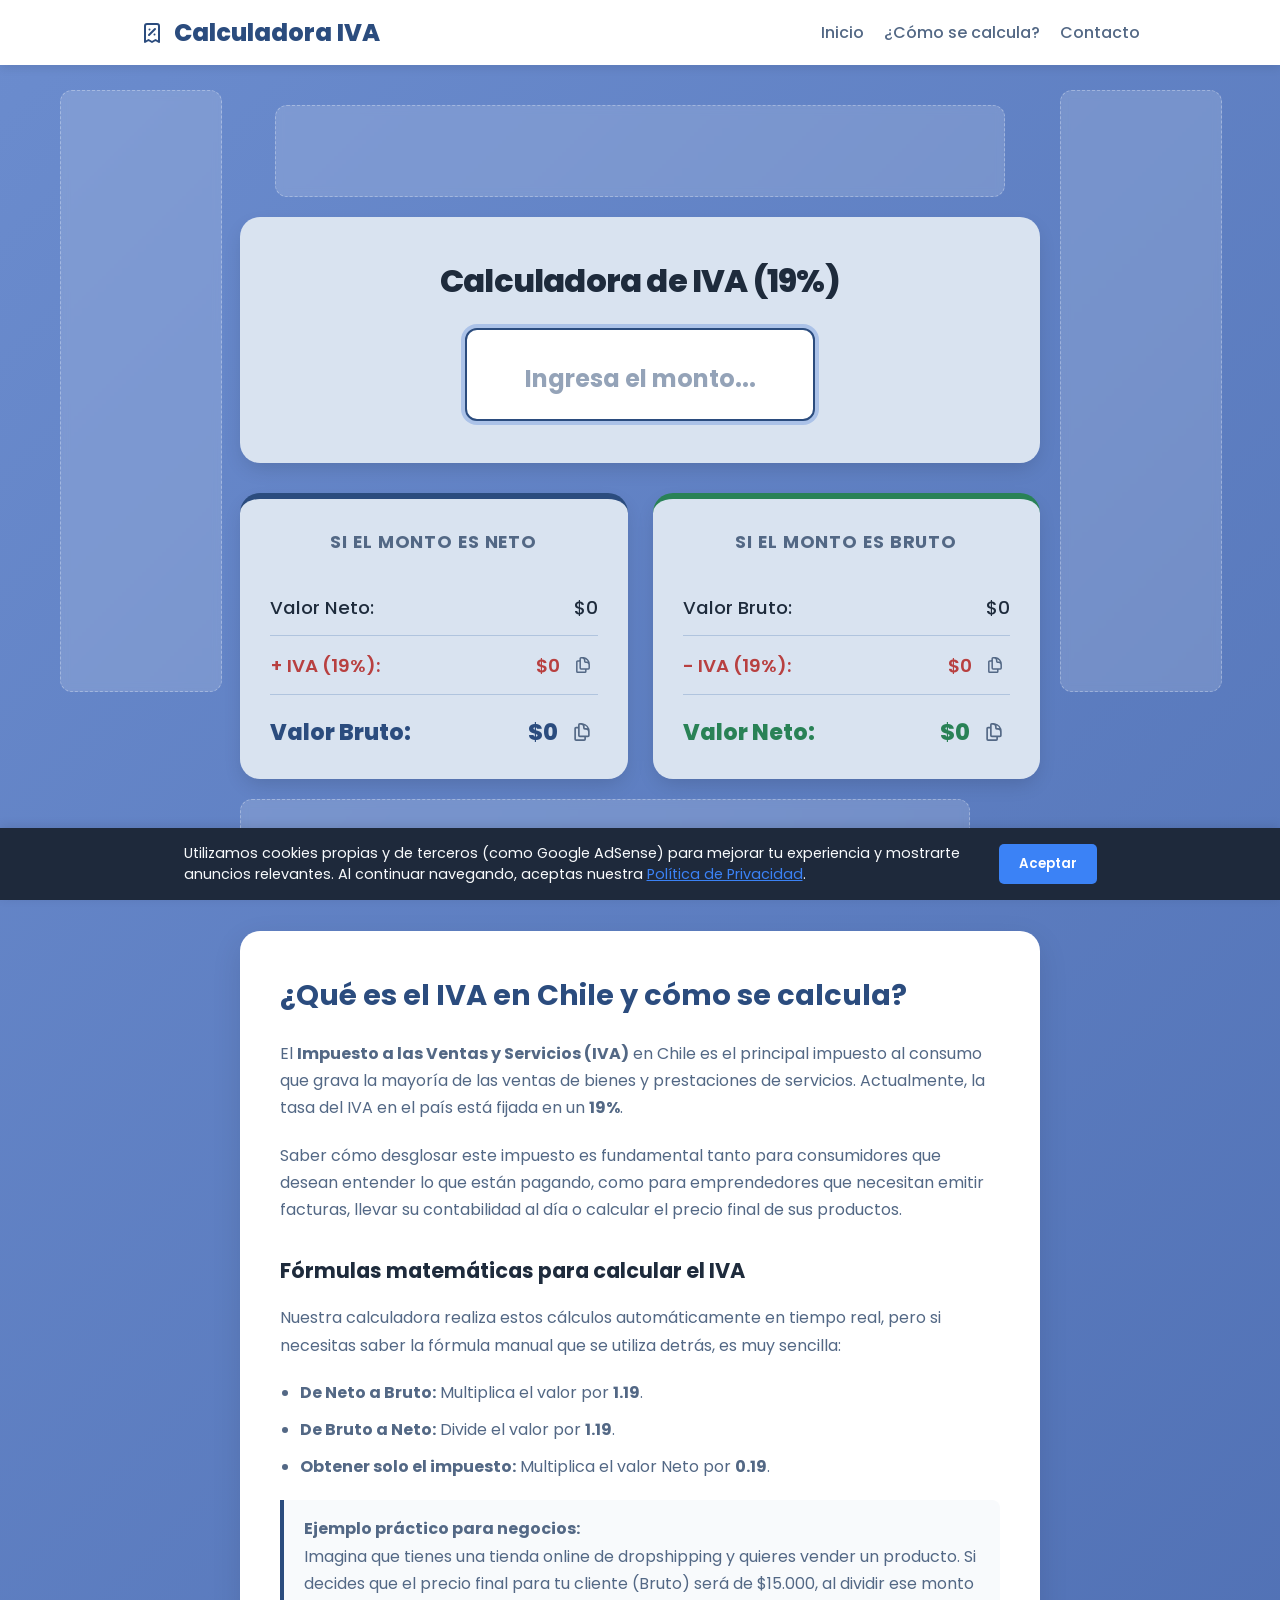
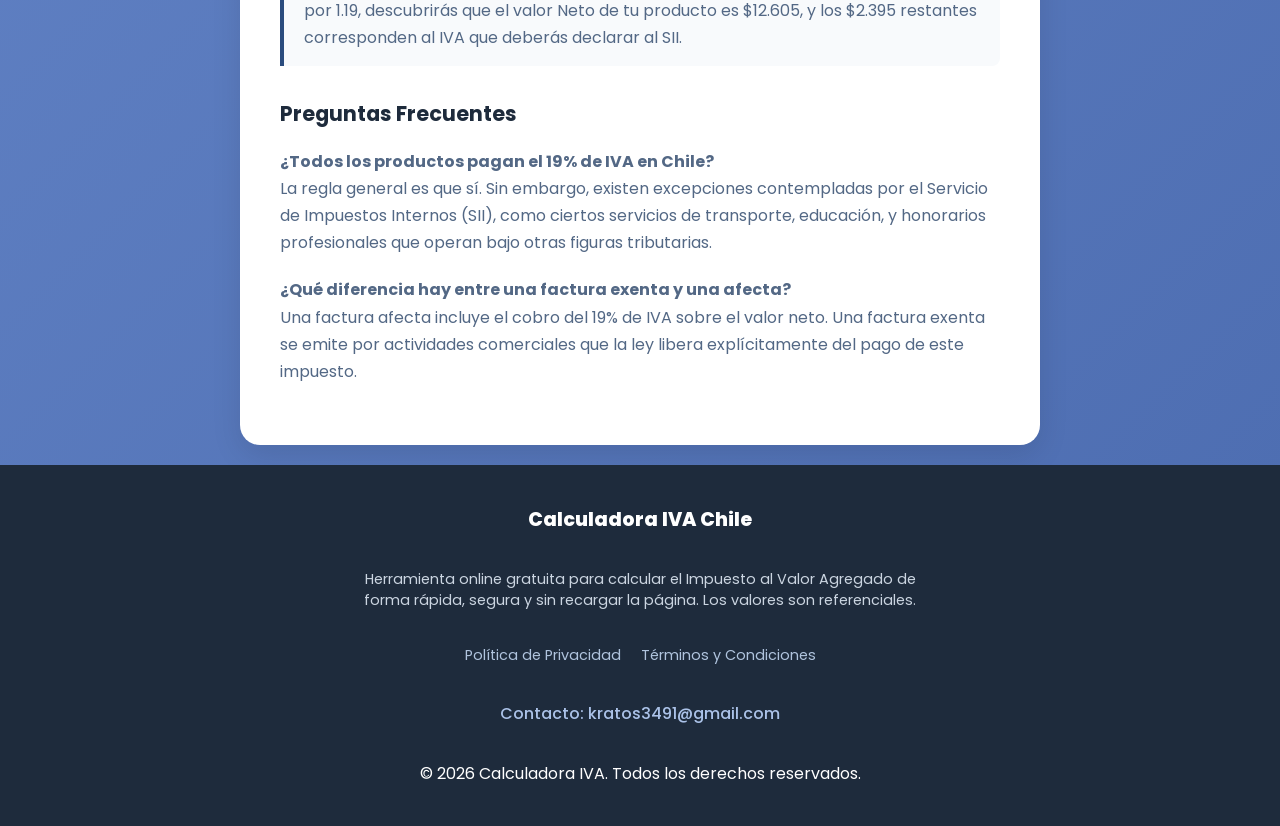
<file: index.html>
<!DOCTYPE html>
<html lang="es">

<head>
    <meta charset="UTF-8">
    <meta name="viewport" content="width=device-width, initial-scale=1.0">
    <meta name="description"
        content="Calculadora de IVA Chile (19%). Obtén el valor neto, bruto y el impuesto de forma instantánea. Herramienta gratuita y fácil de usar.">
    <title>Calculadora de IVA Chile (19%) - Neto y Bruto</title>
    <link rel="preconnect" href="https://fonts.googleapis.com">
    <link rel="preconnect" href="https://fonts.gstatic.com" crossorigin>
    <link href="https://fonts.googleapis.com/css2?family=Poppins:wght@400;500;600;700;800&display=swap"
        rel="stylesheet">
    <link rel="stylesheet" href="styles.css">

    <script async src="https://pagead2.googlesyndication.com/pagead/js/adsbygoogle.js?client=ca-pub-TU_ID_AQUI"
        crossorigin="anonymous"></script>
</head>

<body>

    <header>
        <nav class="navbar">
            <a href="#" class="logo">
                <svg xmlns="http://www.w3.org/2000/svg" width="24" height="24" fill="none" viewBox="0 0 24 24"
                    stroke="currentColor" stroke-width="2">
                    <path stroke-linecap="round" stroke-linejoin="round"
                        d="M9 14l6-6m-5.5.5h.01m4.99 5h.01M19 21V5a2 2 0 00-2-2H7a2 2 0 00-2 2v16l3.5-2 3.5 2 3.5-2 3.5 2z" />
                </svg>
                Calculadora IVA
            </a>
            <div class="nav-links">
                <a href="#calculadora">Inicio</a>
                <a href="#informacion">¿Cómo se calcula?</a>
                <a href="#contacto">Contacto</a>
            </div>
        </nav>
    </header>

    <div class="layout-wrapper">

        <aside class="sidebar-ad">
            <div class="ad-vertical">
                <ins class="adsbygoogle" style="display:inline-block;width:160px;height:600px"
                    data-ad-client="ca-pub-TU_ID_AQUI" data-ad-slot="TU_SLOT_AQUI"></ins>
                <script>
                    (adsbygoogle = window.adsbygoogle || []).push({});
                </script>
            </div>
        </aside>

        <main>

            <div class="ad-space ad-desktop">
                <ins class="adsbygoogle" style="display:inline-block;width:728px;height:90px"
                    data-ad-client="ca-pub-TU_ID_AQUI" data-ad-slot="TU_SLOT_AQUI"></ins>
                <script>
                    (adsbygoogle = window.adsbygoogle || []).push({});
                </script>
            </div>

            <div class="ad-space ad-mobile">
                <ins class="adsbygoogle" style="display:block" data-ad-client="ca-pub-TU_ID_AQUI"
                    data-ad-slot="TU_SLOT_AQUI" data-ad-format="auto" data-full-width-responsive="true"></ins>
                <script>
                    (adsbygoogle = window.adsbygoogle || []).push({});
                </script>
            </div>

            <div class="app-container" id="calculadora">
                <div class="input-section">
                    <h1>Calculadora de IVA (19%)</h1>
                    <input type="number" id="main-amount" class="main-input" placeholder="Ingresa el monto..."
                        inputmode="numeric">
                </div>

                <div class="results-grid">
                    <div class="result-card">
                        <h2>Si el monto es NETO</h2>
                        <div class="data-row">
                            <span>Valor Neto:</span>
                            <span id="esc1-neto">$0</span>
                        </div>
                        <div class="data-row iva-amount">
                            <span>+ IVA (19%):</span>
                            <div class="result-with-copy">
                                <span id="esc1-iva">$0</span>
                                <button class="copy-btn" onclick="copyToClipboard('iva1', this)" title="Copiar IVA">
                                    <svg xmlns="http://www.w3.org/2000/svg" fill="none" viewBox="0 0 24 24"
                                        stroke-width="2" stroke="currentColor">
                                        <path stroke-linecap="round" stroke-linejoin="round"
                                            d="M15.75 17.25v3.375c0 .621-.504 1.125-1.125 1.125h-9.75a1.125 1.125 0 01-1.125-1.125V7.875c0-.621.504-1.125 1.125-1.125H6.75a9.06 9.06 0 011.5.124m7.5 10.376h3.375c.621 0 1.125-.504 1.125-1.125V11.25c0-4.46-3.243-8.161-7.5-8.876a9.06 9.06 0 00-1.5-.124H9.375c-.621 0-1.125.504-1.125 1.125v3.5m7.5 10.375H9.375a1.125 1.125 0 01-1.125-1.125v-9.25m12 6.625v-1.875a3.375 3.375 0 00-3.375-3.375h-1.5a1.125 1.125 0 01-1.125-1.125v-1.5a3.375 3.375 0 00-3.375-3.375H9.75" />
                                    </svg>
                                </button>
                            </div>
                        </div>
                        <div class="data-row total-neto">
                            <span>Valor Bruto:</span>
                            <div class="result-with-copy">
                                <span id="esc1-bruto">$0</span>
                                <button class="copy-btn" onclick="copyToClipboard('bruto', this)" title="Copiar Total">
                                    <svg xmlns="http://www.w3.org/2000/svg" fill="none" viewBox="0 0 24 24"
                                        stroke-width="2" stroke="currentColor">
                                        <path stroke-linecap="round" stroke-linejoin="round"
                                            d="M15.75 17.25v3.375c0 .621-.504 1.125-1.125 1.125h-9.75a1.125 1.125 0 01-1.125-1.125V7.875c0-.621.504-1.125 1.125-1.125H6.75a9.06 9.06 0 011.5.124m7.5 10.376h3.375c.621 0 1.125-.504 1.125-1.125V11.25c0-4.46-3.243-8.161-7.5-8.876a9.06 9.06 0 00-1.5-.124H9.375c-.621 0-1.125.504-1.125 1.125v3.5m7.5 10.375H9.375a1.125 1.125 0 01-1.125-1.125v-9.25m12 6.625v-1.875a3.375 3.375 0 00-3.375-3.375h-1.5a1.125 1.125 0 01-1.125-1.125v-1.5a3.375 3.375 0 00-3.375-3.375H9.75" />
                                    </svg>
                                </button>
                            </div>
                        </div>
                    </div>

                    <div class="result-card">
                        <h2>Si el monto es BRUTO</h2>
                        <div class="data-row">
                            <span>Valor Bruto:</span>
                            <span id="esc2-bruto">$0</span>
                        </div>
                        <div class="data-row iva-amount">
                            <span>- IVA (19%):</span>
                            <div class="result-with-copy">
                                <span id="esc2-iva">$0</span>
                                <button class="copy-btn" onclick="copyToClipboard('iva2', this)" title="Copiar IVA">
                                    <svg xmlns="http://www.w3.org/2000/svg" fill="none" viewBox="0 0 24 24"
                                        stroke-width="2" stroke="currentColor">
                                        <path stroke-linecap="round" stroke-linejoin="round"
                                            d="M15.75 17.25v3.375c0 .621-.504 1.125-1.125 1.125h-9.75a1.125 1.125 0 01-1.125-1.125V7.875c0-.621.504-1.125 1.125-1.125H6.75a9.06 9.06 0 011.5.124m7.5 10.376h3.375c.621 0 1.125-.504 1.125-1.125V11.25c0-4.46-3.243-8.161-7.5-8.876a9.06 9.06 0 00-1.5-.124H9.375c-.621 0-1.125.504-1.125 1.125v3.5m7.5 10.375H9.375a1.125 1.125 0 01-1.125-1.125v-9.25m12 6.625v-1.875a3.375 3.375 0 00-3.375-3.375h-1.5a1.125 1.125 0 01-1.125-1.125v-1.5a3.375 3.375 0 00-3.375-3.375H9.75" />
                                    </svg>
                                </button>
                            </div>
                        </div>
                        <div class="data-row total-bruto">
                            <span>Valor Neto:</span>
                            <div class="result-with-copy">
                                <span id="esc2-neto">$0</span>
                                <button class="copy-btn" onclick="copyToClipboard('neto', this)" title="Copiar Total">
                                    <svg xmlns="http://www.w3.org/2000/svg" fill="none" viewBox="0 0 24 24"
                                        stroke-width="2" stroke="currentColor">
                                        <path stroke-linecap="round" stroke-linejoin="round"
                                            d="M15.75 17.25v3.375c0 .621-.504 1.125-1.125 1.125h-9.75a1.125 1.125 0 01-1.125-1.125V7.875c0-.621.504-1.125 1.125-1.125H6.75a9.06 9.06 0 011.5.124m7.5 10.376h3.375c.621 0 1.125-.504 1.125-1.125V11.25c0-4.46-3.243-8.161-7.5-8.876a9.06 9.06 0 00-1.5-.124H9.375c-.621 0-1.125.504-1.125 1.125v3.5m7.5 10.375H9.375a1.125 1.125 0 01-1.125-1.125v-9.25m12 6.625v-1.875a3.375 3.375 0 00-3.375-3.375h-1.5a1.125 1.125 0 01-1.125-1.125v-1.5a3.375 3.375 0 00-3.375-3.375H9.75" />
                                    </svg>
                                </button>
                            </div>
                        </div>
                    </div>
                </div>

                <div class="ad-space">
                    <ins class="adsbygoogle" style="display:block" data-ad-client="ca-pub-TU_ID_AQUI"
                        data-ad-slot="TU_SLOT_AQUI" data-ad-format="auto" data-full-width-responsive="true"></ins>
                    <script>
                        (adsbygoogle = window.adsbygoogle || []).push({});
                    </script>
                </div>

                <article class="seo-content" id="informacion">
                    <h2>¿Qué es el IVA en Chile y cómo se calcula?</h2>
                    <p>El <strong>Impuesto a las Ventas y Servicios (IVA)</strong> en Chile es el principal impuesto al
                        consumo que grava la mayoría de las ventas de bienes y prestaciones de servicios. Actualmente,
                        la tasa del IVA en el país está fijada en un <strong>19%</strong>.</p>
                    <p>Saber cómo desglosar este impuesto es fundamental tanto para consumidores que desean entender lo
                        que están pagando, como para emprendedores que necesitan emitir facturas, llevar su contabilidad
                        al día o calcular el precio final de sus productos.</p>
                    <h3>Fórmulas matemáticas para calcular el IVA</h3>
                    <p>Nuestra calculadora realiza estos cálculos automáticamente en tiempo real, pero si necesitas
                        saber la fórmula manual que se utiliza detrás, es muy sencilla:</p>
                    <ul>
                        <li><strong>De Neto a Bruto:</strong> Multiplica el valor por <strong>1.19</strong>.</li>
                        <li><strong>De Bruto a Neto:</strong> Divide el valor por <strong>1.19</strong>.</li>
                        <li><strong>Obtener solo el impuesto:</strong> Multiplica el valor Neto por
                            <strong>0.19</strong>.</li>
                    </ul>
                    <div class="highlight-box">
                        <strong>Ejemplo práctico para negocios:</strong><br>
                        Imagina que tienes una tienda online de dropshipping y quieres vender un producto. Si decides
                        que el precio final para tu cliente (Bruto) será de $15.000, al dividir ese monto por 1.19,
                        descubrirás que el valor Neto de tu producto es $12.605, y los $2.395 restantes corresponden al
                        IVA que deberás declarar al SII.
                    </div>
                    <h3>Preguntas Frecuentes</h3>
                    <p><strong>¿Todos los productos pagan el 19% de IVA en Chile?</strong><br>
                        La regla general es que sí. Sin embargo, existen excepciones contempladas por el Servicio de
                        Impuestos Internos (SII), como ciertos servicios de transporte, educación, y honorarios
                        profesionales que operan bajo otras figuras tributarias.</p>
                    <p><strong>¿Qué diferencia hay entre una factura exenta y una afecta?</strong><br>
                        Una factura afecta incluye el cobro del 19% de IVA sobre el valor neto. Una factura exenta se
                        emite por actividades comerciales que la ley libera explícitamente del pago de este impuesto.
                    </p>
                </article>

        </main>

        <aside class="sidebar-ad">
            <div class="ad-vertical">
                <ins class="adsbygoogle" style="display:inline-block;width:160px;height:600px"
                    data-ad-client="ca-pub-TU_ID_AQUI" data-ad-slot="TU_SLOT_AQUI"></ins>
                <script>
                    (adsbygoogle = window.adsbygoogle || []).push({});
                </script>
            </div>
        </aside>

    </div>

    <footer id="contacto">
        <div class="footer-content">
            <div class="logo" style="color: white; font-size: 1.2rem;">
                Calculadora IVA Chile
            </div>
            <p style="font-size: 0.9rem; max-width: 600px; color: #cbd5e1;">Herramienta online gratuita para calcular el
                Impuesto al Valor Agregado de forma rápida, segura y sin recargar la página. Los valores son
                referenciales.</p>
            <div class="footer-links">
                <a href="privacidad.html">Política de Privacidad</a>
                <a href="terminos.html">Términos y Condiciones</a>
            </div>
            <div style="margin-top: 15px; font-size: 1rem; font-weight: 500; color: #abc2e8;">
                Contacto: kratos3491@gmail.com
            </div>
            <div class="copyright" style="margin-top: 15px;">
                &copy; 2026 Calculadora IVA. Todos los derechos reservados.
            </div>
        </div>
    </footer>

    <div id="cookie-banner" class="cookie-banner">
        <p>Utilizamos cookies propias y de terceros (como Google AdSense) para mejorar tu experiencia y mostrarte
            anuncios relevantes. Al continuar navegando, aceptas nuestra <a href="privacidad.html">Política de
                Privacidad</a>.</p>
        <button id="accept-cookies">Aceptar</button>
    </div>

    <script>
        const inputAmount = document.getElementById('main-amount');
        const esc1Neto = document.getElementById('esc1-neto');
        const esc1Iva = document.getElementById('esc1-iva');
        const esc1Bruto = document.getElementById('esc1-bruto');
        const esc2Bruto = document.getElementById('esc2-bruto');
        const esc2Iva = document.getElementById('esc2-iva');
        const esc2Neto = document.getElementById('esc2-neto');
        const IVA_RATE = 0.19;

        let rawS1Iva = 0; let rawS1Bruto = 0;
        let rawS2Iva = 0; let rawS2Neto = 0;

        const copyIcon = `<svg xmlns="http://www.w3.org/2000/svg" fill="none" viewBox="0 0 24 24" stroke-width="2" stroke="currentColor"><path stroke-linecap="round" stroke-linejoin="round" d="M15.75 17.25v3.375c0 .621-.504 1.125-1.125 1.125h-9.75a1.125 1.125 0 01-1.125-1.125V7.875c0-.621.504-1.125 1.125-1.125H6.75a9.06 9.06 0 011.5.124m7.5 10.376h3.375c.621 0 1.125-.504 1.125-1.125V11.25c0-4.46-3.243-8.161-7.5-8.876a9.06 9.06 0 00-1.5-.124H9.375c-.621 0-1.125.504-1.125 1.125v3.5m7.5 10.375H9.375a1.125 1.125 0 01-1.125-1.125v-9.25m12 6.625v-1.875a3.375 3.375 0 00-3.375-3.375h-1.5a1.125 1.125 0 01-1.125-1.125v-1.5a3.375 3.375 0 00-3.375-3.375H9.75" /></svg>`;
        const checkIcon = `<svg xmlns="http://www.w3.org/2000/svg" fill="none" viewBox="0 0 24 24" stroke-width="3" stroke="currentColor"><path stroke-linecap="round" stroke-linejoin="round" d="M4.5 12.75l6 6 9-13.5" /></svg>`;

        function formatMoney(value) {
            return new Intl.NumberFormat('es-CL', { style: 'currency', currency: 'CLP' }).format(value);
        }

        function calculateAll() {
            const amount = parseFloat(inputAmount.value) || 0;
            const s1_neto = amount;
            const s1_iva = amount * IVA_RATE;
            const s1_bruto = amount + s1_iva;

            rawS1Iva = Math.round(s1_iva); rawS1Bruto = Math.round(s1_bruto);
            esc1Neto.textContent = formatMoney(Math.round(s1_neto));
            esc1Iva.textContent = formatMoney(rawS1Iva);
            esc1Bruto.textContent = formatMoney(rawS1Bruto);

            const s2_bruto = amount;
            const s2_neto = amount / (1 + IVA_RATE);
            const s2_iva = s2_bruto - s2_neto;

            rawS2Iva = Math.round(s2_iva); rawS2Neto = Math.round(s2_neto);
            esc2Bruto.textContent = formatMoney(Math.round(s2_bruto));
            esc2Iva.textContent = formatMoney(rawS2Iva);
            esc2Neto.textContent = formatMoney(rawS2Neto);
        }

        function copyToClipboard(type, btnElement) {
            let valueToCopy = 0;
            if (type === 'bruto') valueToCopy = rawS1Bruto;
            else if (type === 'neto') valueToCopy = rawS2Neto;
            else if (type === 'iva1') valueToCopy = rawS1Iva;
            else if (type === 'iva2') valueToCopy = rawS2Iva;

            navigator.clipboard.writeText(valueToCopy).then(() => {
                btnElement.innerHTML = checkIcon;
                btnElement.classList.add('copied');
                setTimeout(() => {
                    btnElement.innerHTML = copyIcon;
                    btnElement.classList.remove('copied');
                }, 2000);
            }).catch(err => console.error(err));
        }

        inputAmount.addEventListener('input', calculateAll);
        window.addEventListener('DOMContentLoaded', () => inputAmount.focus());

        // Lógica del Banner de Cookies
        document.addEventListener("DOMContentLoaded", function () {
            const cookieBanner = document.getElementById("cookie-banner");
            const acceptButton = document.getElementById("accept-cookies");

            // Revisar si el usuario ya aceptó las cookies
            if (!localStorage.getItem("cookiesAceptadas")) {
                cookieBanner.style.display = "flex";
            }

            // Acción al hacer clic en Aceptar
            acceptButton.addEventListener("click", function () {
                localStorage.setItem("cookiesAceptadas", "true");
                cookieBanner.style.display = "none";
            });
        });
    </script>
</body>

</html>
</file>
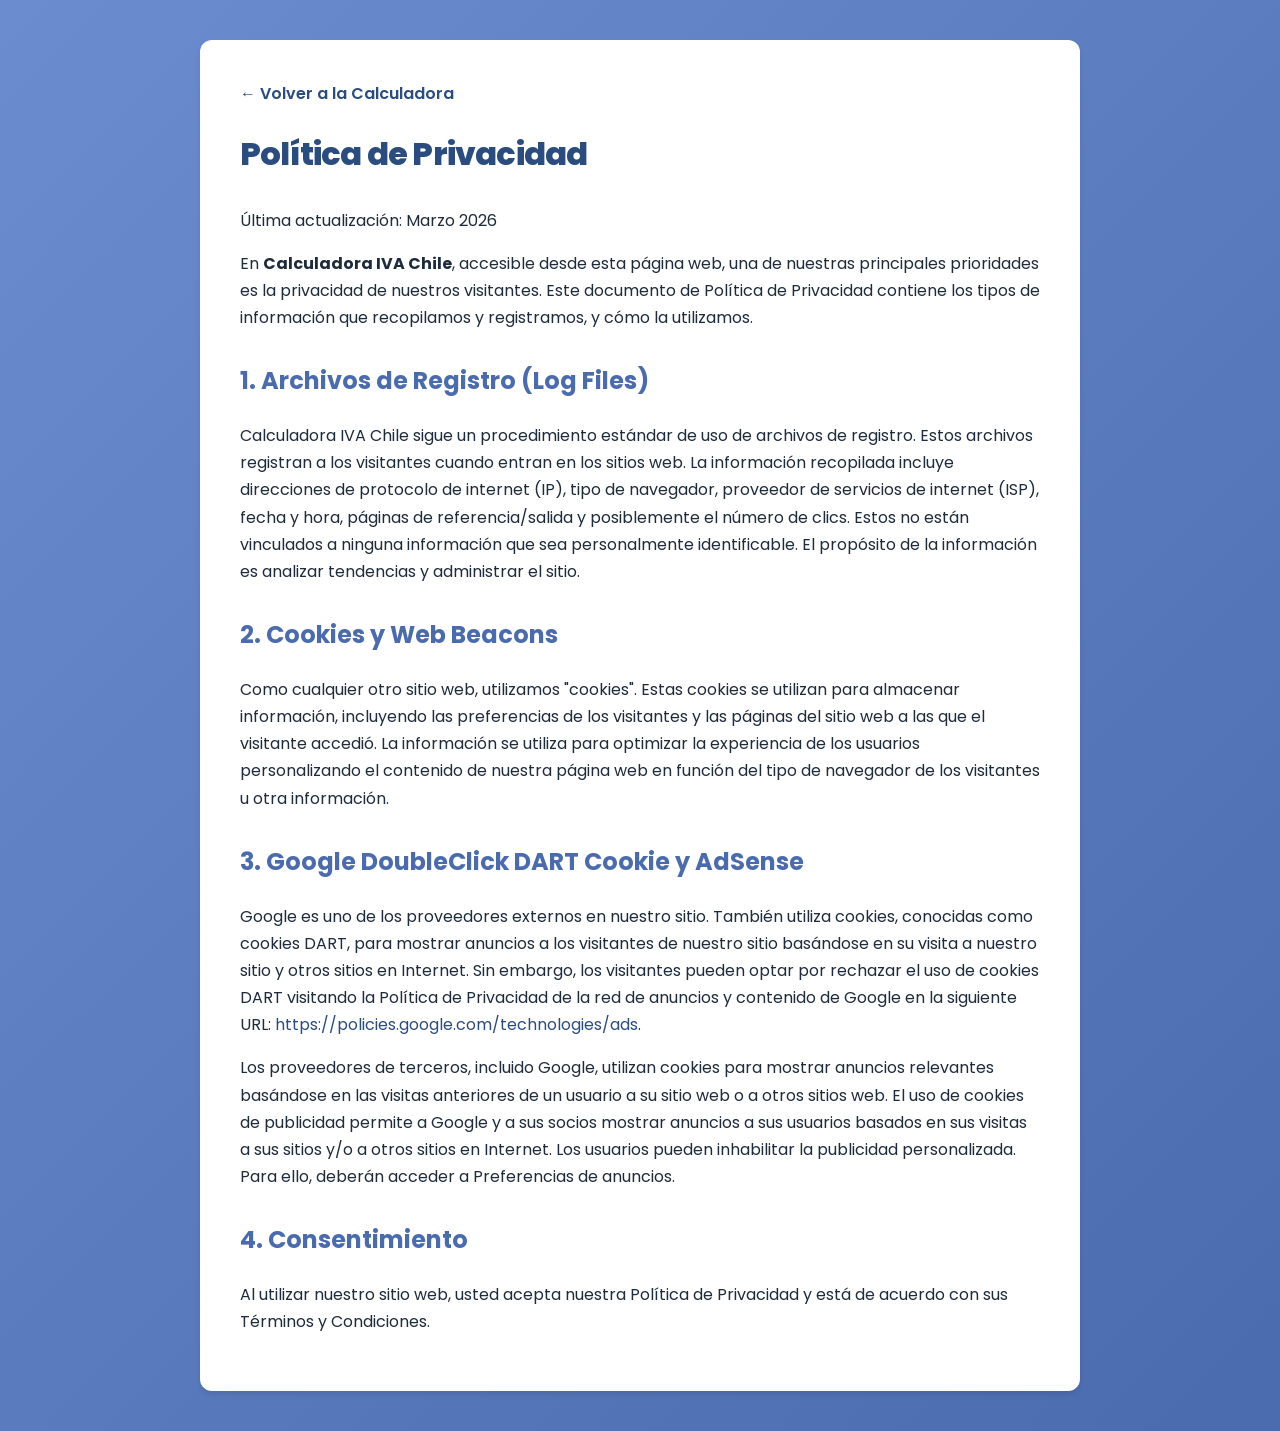
<file: privacidad.html>
<!DOCTYPE html>
<html lang="es">
<head>
    <meta charset="UTF-8">
    <meta name="viewport" content="width=device-width, initial-scale=1.0">
    <title>Política de Privacidad - Calculadora IVA Chile</title>
    <link href="https://fonts.googleapis.com/css2?family=Poppins:wght@400;600;700&display=swap" rel="stylesheet">
    <link rel="stylesheet" href="styles.css">
</head>
<body>
    <div class="legal-container">
        <a href="index.html" class="back-link">&larr; Volver a la Calculadora</a>
        <h1>Política de Privacidad</h1>
        <p>Última actualización: Marzo 2026</p>

        <p>En <strong>Calculadora IVA Chile</strong>, accesible desde esta página web, una de nuestras principales prioridades es la privacidad de nuestros visitantes. Este documento de Política de Privacidad contiene los tipos de información que recopilamos y registramos, y cómo la utilizamos.</p>

        <h2>1. Archivos de Registro (Log Files)</h2>
        <p>Calculadora IVA Chile sigue un procedimiento estándar de uso de archivos de registro. Estos archivos registran a los visitantes cuando entran en los sitios web. La información recopilada incluye direcciones de protocolo de internet (IP), tipo de navegador, proveedor de servicios de internet (ISP), fecha y hora, páginas de referencia/salida y posiblemente el número de clics. Estos no están vinculados a ninguna información que sea personalmente identificable. El propósito de la información es analizar tendencias y administrar el sitio.</p>

        <h2>2. Cookies y Web Beacons</h2>
        <p>Como cualquier otro sitio web, utilizamos "cookies". Estas cookies se utilizan para almacenar información, incluyendo las preferencias de los visitantes y las páginas del sitio web a las que el visitante accedió. La información se utiliza para optimizar la experiencia de los usuarios personalizando el contenido de nuestra página web en función del tipo de navegador de los visitantes u otra información.</p>

        <h2>3. Google DoubleClick DART Cookie y AdSense</h2>
        <p>Google es uno de los proveedores externos en nuestro sitio. También utiliza cookies, conocidas como cookies DART, para mostrar anuncios a los visitantes de nuestro sitio basándose en su visita a nuestro sitio y otros sitios en Internet. Sin embargo, los visitantes pueden optar por rechazar el uso de cookies DART visitando la Política de Privacidad de la red de anuncios y contenido de Google en la siguiente URL: <a href="https://policies.google.com/technologies/ads" target="_blank">https://policies.google.com/technologies/ads</a>.</p>
        <p>Los proveedores de terceros, incluido Google, utilizan cookies para mostrar anuncios relevantes basándose en las visitas anteriores de un usuario a su sitio web o a otros sitios web. El uso de cookies de publicidad permite a Google y a sus socios mostrar anuncios a sus usuarios basados en sus visitas a sus sitios y/o a otros sitios en Internet. Los usuarios pueden inhabilitar la publicidad personalizada. Para ello, deberán acceder a Preferencias de anuncios.</p>

        <h2>4. Consentimiento</h2>
        <p>Al utilizar nuestro sitio web, usted acepta nuestra Política de Privacidad y está de acuerdo con sus Términos y Condiciones.</p>
    </div>
</body>
</html>
</file>
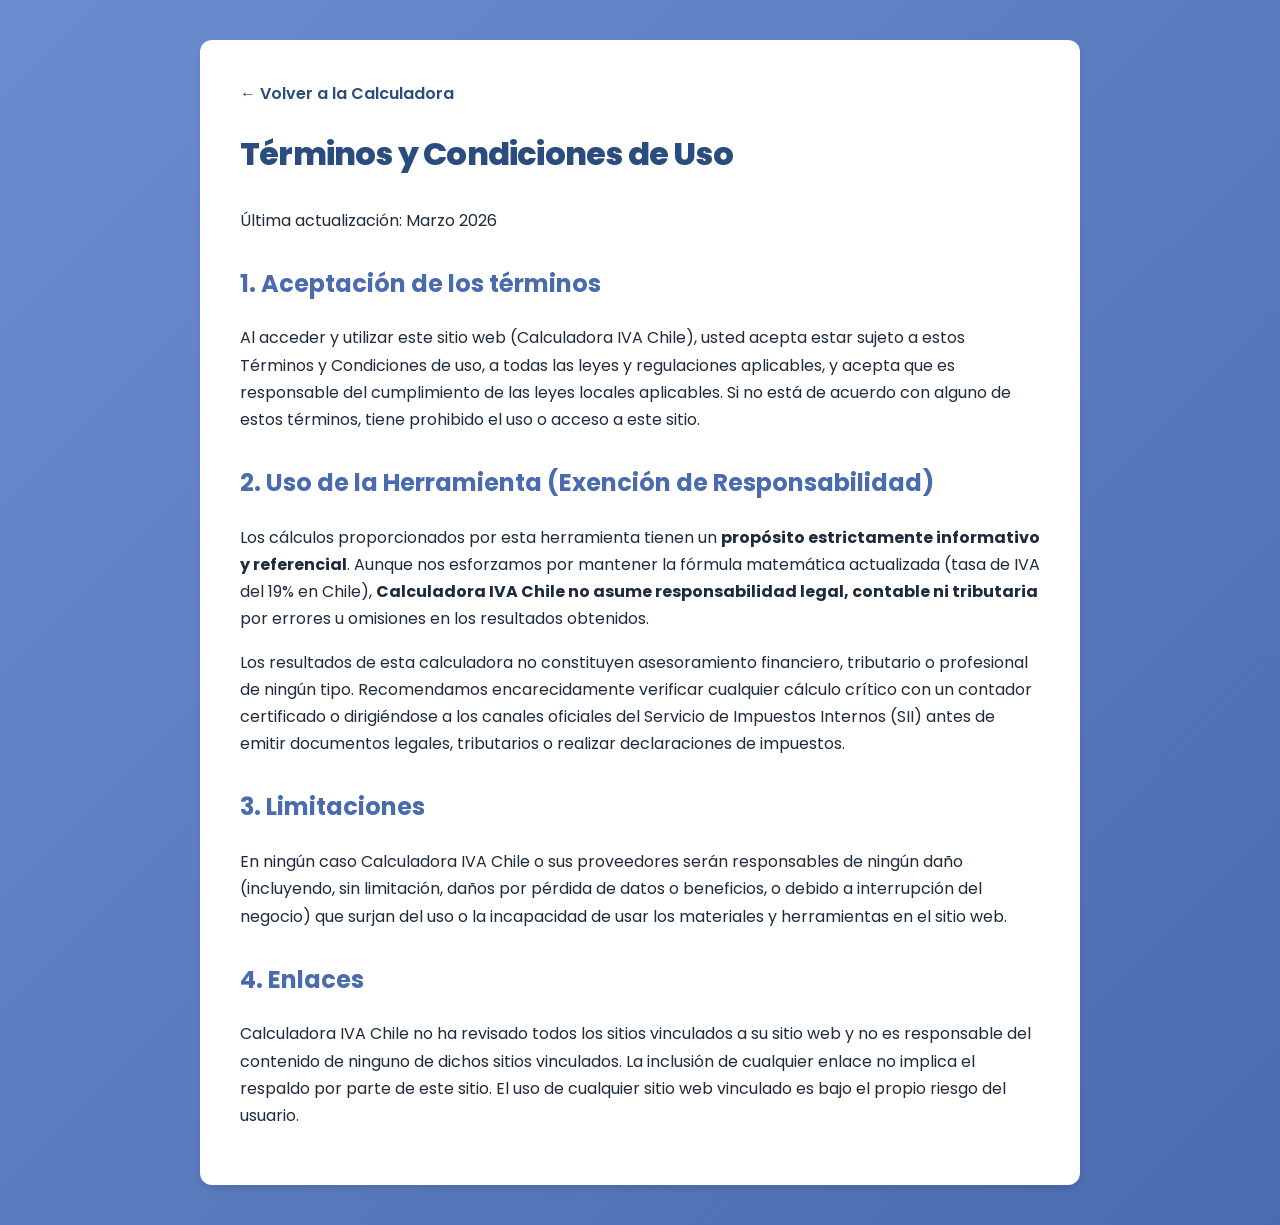
<file: terminos.html>
<!DOCTYPE html>
<html lang="es">
<head>
    <meta charset="UTF-8">
    <meta name="viewport" content="width=device-width, initial-scale=1.0">
    <title>Términos y Condiciones - Calculadora IVA Chile</title>
    <link href="https://fonts.googleapis.com/css2?family=Poppins:wght@400;600;700&display=swap" rel="stylesheet">
    <link rel="stylesheet" href="styles.css">
</head>
<body>
    <div class="legal-container">
        <a href="index.html" class="back-link">&larr; Volver a la Calculadora</a>
        <h1>Términos y Condiciones de Uso</h1>
        <p>Última actualización: Marzo 2026</p>

        <h2>1. Aceptación de los términos</h2>
        <p>Al acceder y utilizar este sitio web (Calculadora IVA Chile), usted acepta estar sujeto a estos Términos y Condiciones de uso, a todas las leyes y regulaciones aplicables, y acepta que es responsable del cumplimiento de las leyes locales aplicables. Si no está de acuerdo con alguno de estos términos, tiene prohibido el uso o acceso a este sitio.</p>

        <h2>2. Uso de la Herramienta (Exención de Responsabilidad)</h2>
        <p>Los cálculos proporcionados por esta herramienta tienen un <strong>propósito estrictamente informativo y referencial</strong>. Aunque nos esforzamos por mantener la fórmula matemática actualizada (tasa de IVA del 19% en Chile), <strong>Calculadora IVA Chile no asume responsabilidad legal, contable ni tributaria</strong> por errores u omisiones en los resultados obtenidos.</p>
        <p>Los resultados de esta calculadora no constituyen asesoramiento financiero, tributario o profesional de ningún tipo. Recomendamos encarecidamente verificar cualquier cálculo crítico con un contador certificado o dirigiéndose a los canales oficiales del Servicio de Impuestos Internos (SII) antes de emitir documentos legales, tributarios o realizar declaraciones de impuestos.</p>

        <h2>3. Limitaciones</h2>
        <p>En ningún caso Calculadora IVA Chile o sus proveedores serán responsables de ningún daño (incluyendo, sin limitación, daños por pérdida de datos o beneficios, o debido a interrupción del negocio) que surjan del uso o la incapacidad de usar los materiales y herramientas en el sitio web.</p>

        <h2>4. Enlaces</h2>
        <p>Calculadora IVA Chile no ha revisado todos los sitios vinculados a su sitio web y no es responsable del contenido de ninguno de dichos sitios vinculados. La inclusión de cualquier enlace no implica el respaldo por parte de este sitio. El uso de cualquier sitio web vinculado es bajo el propio riesgo del usuario.</p>
    </div>
</body>
</html>
</file>
<file: styles.css>
:root {
    --primary: #2b4c7e;
    --primary-light: #abc2e8;
    --bg-gradient: linear-gradient(135deg, #6b8cce 0%, #4b6baf 100%);
    --card-bg: #d9e3f0;
    --text-main: #1e2b3c;
    --text-muted: #536885;
    --border-color: #b0c4de;
    --danger: #b84040;
    --success: #298256;
    --white: #ffffff;
}

body {
    font-family: 'Poppins', sans-serif;
    background: var(--bg-gradient);
    color: var(--text-main);
    display: flex;
    flex-direction: column;
    align-items: center;
    margin: 0;
    min-height: 100vh;
    box-sizing: border-box;
}

header {
    width: 100%;
    background-color: var(--white);
    box-shadow: 0 2px 10px rgba(0, 0, 0, 0.1);
    position: sticky;
    top: 0;
    z-index: 100;
}

.navbar {
    max-width: 1000px;
    margin: 0 auto;
    padding: 15px 20px;
    display: flex;
    justify-content: space-between;
    align-items: center;
}

.logo {
    font-size: 1.5rem;
    font-weight: 800;
    color: var(--primary);
    text-decoration: none;
    display: flex;
    align-items: center;
    gap: 10px;
}

.nav-links {
    display: flex;
    gap: 20px;
}

.nav-links a {
    text-decoration: none;
    color: var(--text-muted);
    font-weight: 500;
    transition: color 0.2s;
}

.nav-links a:hover {
    color: var(--primary);
}

/* =========================================
   ESTILOS PARA EL LAYOUT CON BARRAS LATERALES
   ========================================= */

.layout-wrapper {
    display: flex;
    justify-content: center;
    align-items: flex-start;
    gap: 20px;
    width: 100%;
    max-width: 1200px;
    margin: 0 auto;
    padding: 20px 15px;
    box-sizing: border-box;
}

main {
    width: 100%;
    max-width: 800px;
    padding: 0;
    display: flex;
    flex-direction: column;
    align-items: center;
}

.sidebar-ad {
    display: none;
    width: 160px;
    flex-shrink: 0;
    position: sticky;
    top: 90px;
}

.ad-vertical {
    width: 100%;
    height: 600px;
    background-color: rgba(255, 255, 255, 0.15);
    display: flex;
    justify-content: center;
    align-items: center;
    color: #f1f5f9;
    border: 1px dashed rgba(255, 255, 255, 0.3);
    border-radius: 12px;
    font-size: 0.9rem;
    text-align: center;
    backdrop-filter: blur(4px);
}

@media (min-width: 1150px) {
    .sidebar-ad {
        display: block;
    }
}

/* =========================================
   ESTILOS DEL CONTENIDO PRINCIPAL Y ANUNCIOS
   ========================================= */

.ad-space {
    width: 100%;
    max-width: 728px;
    height: 90px;
    background-color: rgba(255, 255, 255, 0.15);
    display: flex;
    justify-content: center;
    align-items: center;
    color: #f1f5f9;
    margin: 20px 0;
    border: 1px dashed rgba(255, 255, 255, 0.3);
    border-radius: 12px;
    font-size: 0.9rem;
    backdrop-filter: blur(4px);
}

/* Configuraciones específicas para escritorio y móvil */
.ad-desktop {
    display: flex;
}

.ad-mobile {
    display: none;
    max-width: 100%;
    height: auto;
    min-height: 100px;
    padding: 10px;
}

.app-container {
    width: 100%;
    animation: fadeIn 0.5s ease-out;
}

.input-section {
    background-color: var(--card-bg);
    padding: 40px 20px;
    border-radius: 20px;
    box-shadow: 0 8px 20px -4px rgba(0, 0, 0, 0.15);
    text-align: center;
    margin-bottom: 30px;
}

h1 {
    font-size: 2rem;
    margin-top: 0;
    margin-bottom: 25px;
    font-weight: 800;
    color: var(--text-main);
    letter-spacing: -0.025em;
}

.main-input {
    width: 100%;
    max-width: 350px;
    padding: 18px 24px;
    border: 2px solid var(--border-color);
    border-radius: 12px;
    font-size: 2.2rem;
    text-align: center;
    font-weight: 700;
    color: var(--primary);
    background-color: var(--white);
    box-sizing: border-box;
    outline: none;
    transition: all 0.3s ease;
    font-family: 'Poppins', sans-serif;
}

.main-input::-webkit-outer-spin-button,
.main-input::-webkit-inner-spin-button {
    -webkit-appearance: none;
    margin: 0;
}

.main-input[type=number] {
    -moz-appearance: textfield;
    appearance: textfield;
}

.main-input:focus {
    border-color: var(--primary);
    box-shadow: 0 0 0 4px var(--primary-light);
    transform: translateY(-2px);
}

.main-input::placeholder {
    color: #94a3b8;
    font-size: 1.5rem;
}

.results-grid {
    display: grid;
    grid-template-columns: 1fr 1fr;
    gap: 25px;
}

.result-card {
    background-color: var(--card-bg);
    padding: 30px;
    border-radius: 20px;
    box-shadow: 0 8px 20px -4px rgba(0, 0, 0, 0.15);
    border-top: 6px solid var(--primary);
    transition: all 0.3s ease;
}

.result-card:nth-child(2) {
    border-top-color: var(--success);
}

.result-card:hover {
    transform: translateY(-5px);
    box-shadow: 0 15px 25px -5px rgba(0, 0, 0, 0.2);
}

.result-card h2 {
    font-size: 1.1rem;
    text-transform: uppercase;
    letter-spacing: 0.05em;
    margin-top: 0;
    margin-bottom: 25px;
    color: var(--text-muted);
    text-align: center;
    font-weight: 700;
}

.data-row {
    display: flex;
    justify-content: space-between;
    align-items: center;
    padding: 14px 0;
    border-bottom: 1px solid var(--border-color);
    font-size: 1.15rem;
    font-weight: 500;
}

.data-row:last-child {
    border-bottom: none;
    font-weight: 800;
    font-size: 1.4rem;
    padding-bottom: 0;
    padding-top: 20px;
}

.data-row.total-neto {
    color: var(--primary);
}

.data-row.total-bruto {
    color: var(--success);
}

.iva-amount {
    color: var(--danger);
    font-weight: 600;
}

.result-with-copy {
    display: flex;
    align-items: center;
    gap: 8px;
}

.copy-btn {
    background: none;
    border: none;
    cursor: pointer;
    padding: 6px;
    border-radius: 6px;
    display: flex;
    align-items: center;
    color: var(--text-muted);
    transition: all 0.2s;
}

.copy-btn:hover {
    background-color: rgba(255, 255, 255, 0.5);
    color: var(--primary);
    transform: scale(1.05);
}

.copy-btn svg {
    width: 18px;
    height: 18px;
}

.data-row:last-child .copy-btn svg {
    width: 20px;
    height: 20px;
}

.copy-btn.copied {
    color: var(--success);
}

.seo-content {
    background-color: var(--white);
    padding: 40px;
    border-radius: 20px;
    margin-top: 40px;
    box-shadow: 0 10px 30px rgba(0, 0, 0, 0.1);
    color: var(--text-muted);
    line-height: 1.7;
    width: 100%;
    box-sizing: border-box;
}

.seo-content h2 {
    color: var(--primary);
    font-size: 1.8rem;
    margin-top: 0;
    margin-bottom: 20px;
    font-weight: 700;
}

.seo-content h3 {
    color: var(--text-main);
    font-size: 1.3rem;
    margin-top: 30px;
    margin-bottom: 15px;
}

.seo-content p {
    margin-bottom: 20px;
}

.seo-content ul {
    margin-bottom: 20px;
    padding-left: 20px;
}

.seo-content li {
    margin-bottom: 10px;
}

.highlight-box {
    background-color: #f8fafc;
    border-left: 4px solid var(--primary);
    padding: 15px 20px;
    margin: 20px 0;
    border-radius: 0 8px 8px 0;
}

footer {
    width: 100%;
    background-color: var(--text-main);
    color: var(--white);
    padding: 40px 20px;
    margin-top: auto;
    text-align: center;
}

.footer-content {
    max-width: 1000px;
    margin: 0 auto;
    display: flex;
    flex-direction: column;
    align-items: center;
    gap: 20px;
}

.footer-links {
    display: flex;
    gap: 20px;
    flex-wrap: wrap;
    justify-content: center;
}

.footer-links a {
    color: var(--border-color);
    text-decoration: none;
    font-size: 0.9rem;
    transition: color 0.2s;
}

.footer-links a:hover {
    color: var(--white);
    text-decoration: underline;
}

.legal-container {
    background: var(--white);
    padding: 40px;
    border-radius: 12px;
    box-shadow: 0 4px 6px -1px rgba(0, 0, 0, 0.1);
    max-width: 800px;
    margin: 40px auto;
    color: var(--text-main);
    line-height: 1.7;
}

.legal-container h1 {
    color: var(--primary);
}

.legal-container h2 {
    color: #4b6baf;
    margin-top: 30px;
    font-size: 1.5rem;
}

.legal-container a {
    color: var(--primary);
    text-decoration: none;
}

.legal-container a:hover {
    text-decoration: underline;
}

.back-link {
    display: inline-block;
    margin-bottom: 20px;
    font-weight: 600;
    color: var(--primary);
    text-decoration: none;
}

/* =========================================
   BANNER DE COOKIES
   ========================================= */

.cookie-banner {
    display: none;
    position: fixed;
    bottom: 0;
    left: 0;
    width: 100%;
    background-color: #1e293b;
    color: #f8fafc;
    padding: 15px 20px;
    box-sizing: border-box;
    box-shadow: 0 -2px 10px rgba(0, 0, 0, 0.1);
    z-index: 9999;
    flex-direction: column;
    align-items: center;
    text-align: center;
    gap: 15px;
}

.cookie-banner p {
    margin: 0;
    font-size: 0.9rem;
    max-width: 800px;
}

.cookie-banner a {
    color: #3b82f6;
    text-decoration: underline;
}

.cookie-banner button {
    background-color: #3b82f6;
    color: white;
    border: none;
    padding: 10px 20px;
    border-radius: 5px;
    font-family: 'Poppins', sans-serif;
    font-weight: 600;
    cursor: pointer;
    transition: background-color 0.2s;
}

.cookie-banner button:hover {
    background-color: #2563eb;
}

@keyframes fadeIn {
    from {
        opacity: 0;
        transform: translateY(10px);
    }

    to {
        opacity: 1;
        transform: translateY(0);
    }
}

/* =========================================
   MEDIA QUERIES (MÓVIL Y TABLET)
   ========================================= */

@media (min-width: 768px) {
    .cookie-banner {
        flex-direction: row;
        justify-content: center;
        text-align: left;
    }
}

@media (max-width: 768px) {
    .results-grid {
        grid-template-columns: 1fr;
        gap: 20px;
    }

    h1 {
        font-size: 1.6rem;
    }

    .main-input {
        font-size: 1.6rem;
        padding: 15px;
    }

    .seo-content {
        padding: 25px 20px;
    }

    .seo-content h2 {
        font-size: 1.5rem;
    }

    .navbar {
        flex-direction: column;
        gap: 15px;
    }

    .legal-container {
        margin: 20px;
        padding: 25px 20px;
    }

    /* El interruptor responsivo de los anuncios */
    .ad-desktop {
        display: none !important;
    }

    .ad-mobile {
        display: flex !important;
    }
}
</file>
